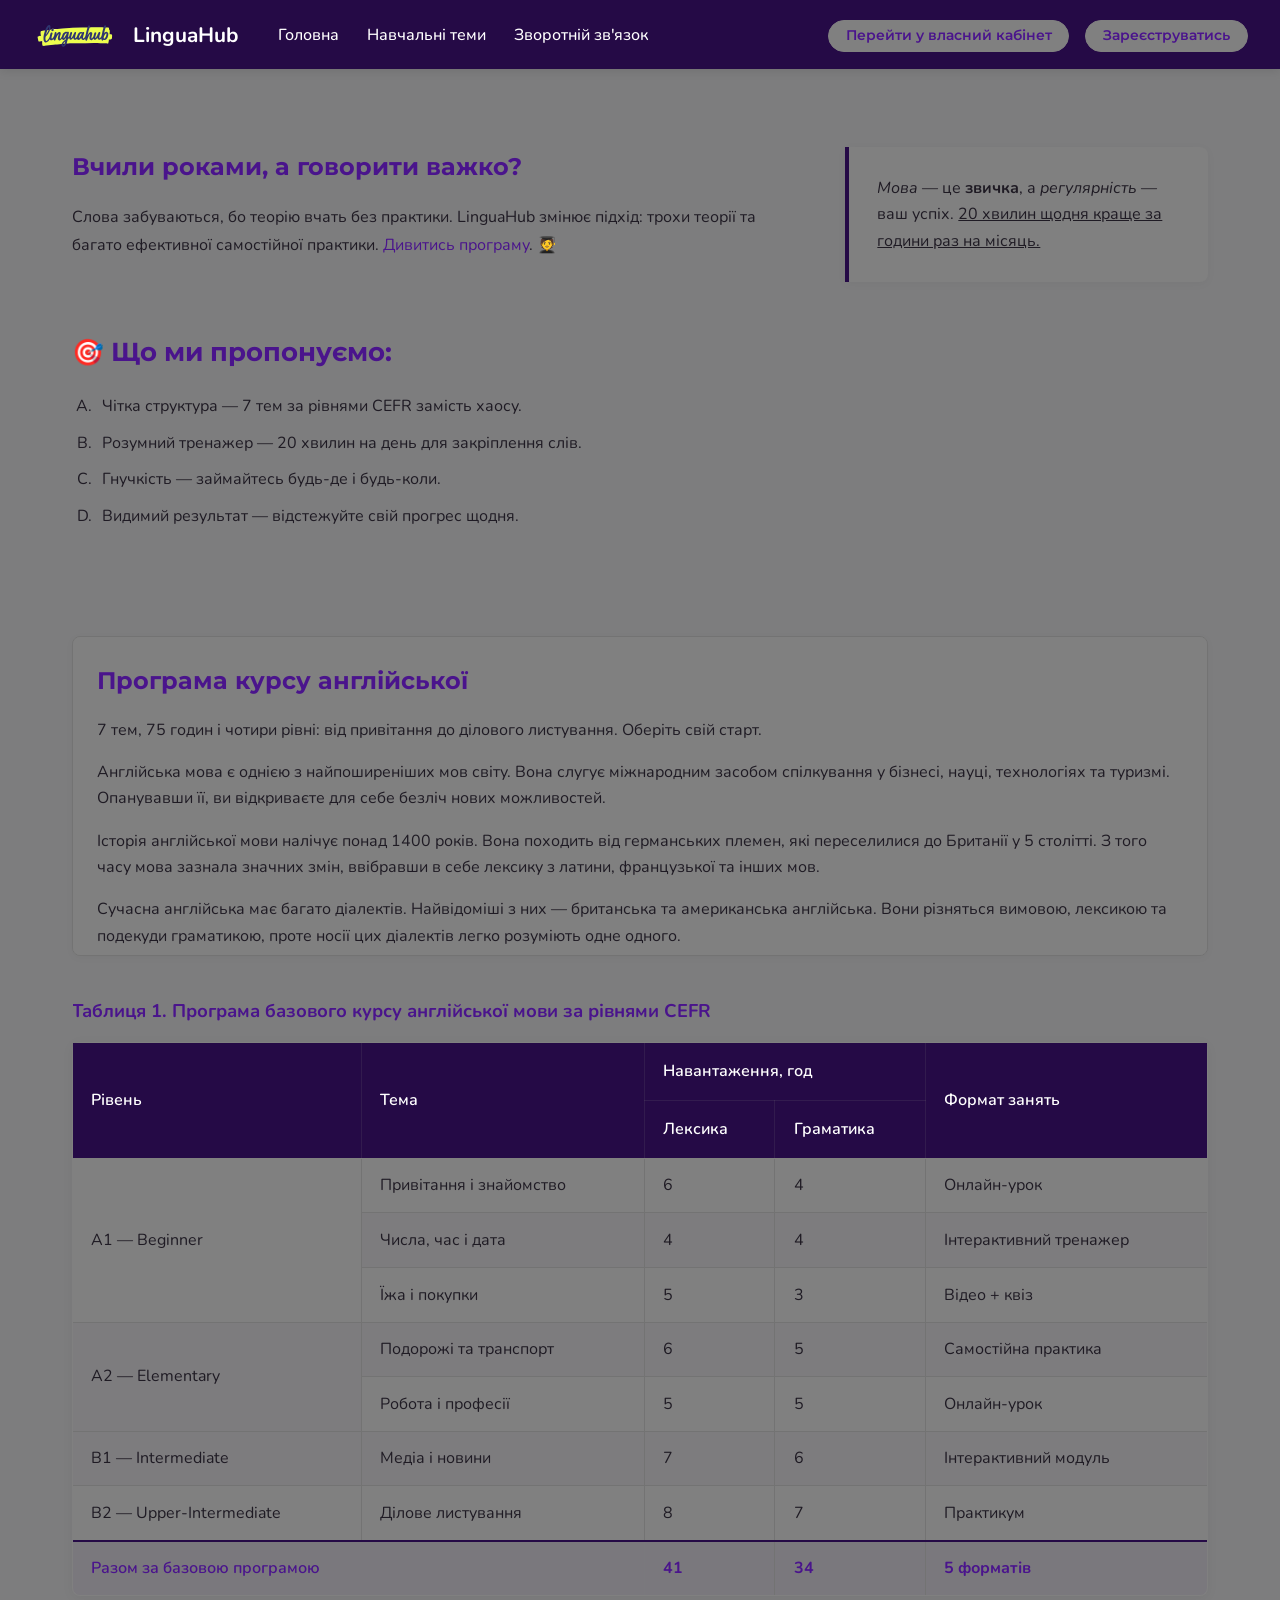
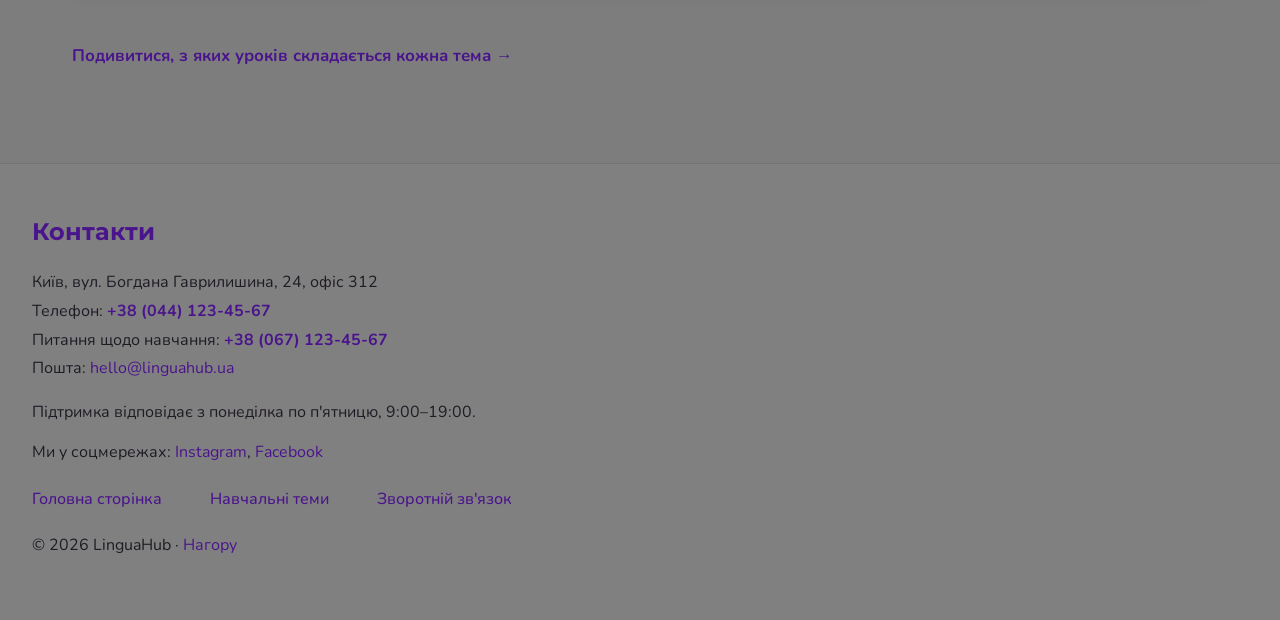
<file: index.html>
<!doctype html>
<html lang="uk">
  <head>
    <meta charset="UTF-8" />
    <meta
      name="viewport"
      content="width=device-width, initial-scale=1.0"
    />
    <meta
      name="description"
      content="LinguaHub — портал для самостійного вивчення англійської. Курс за рівнями A1–B2, зручний тренажер, перший тиждень безкоштовно."
    />
    <meta
      name="keywords"
      content="англійська онлайн, курси англійської, розмовний клуб, рівні A1 B2, вивчення іноземних мов"
    />
    <meta name="author" content="Валерія Назаренко" />
    <title>LinguaHub — англійська, якою ви справді говорите</title>
    <link rel="preconnect" href="https://fonts.googleapis.com" />
    <link rel="preconnect" href="https://fonts.gstatic.com" crossorigin />
    <link href="https://fonts.googleapis.com/css2?family=Montserrat:ital,wght@0,400;0,700;1,700&amp;family=Nunito:wght@400;700&amp;display=swap" rel="stylesheet" />
    <link rel="stylesheet" href="css/common.css" />
    <link rel="stylesheet" href="css/index.css" />
    <noscript><link rel="stylesheet" href="css/no-script.css" /></noscript>
    <script src="js/navigation.js" defer></script>
  </head>
  <body>
    <header class="site-header" id="top">
      <a href="index.html">
        <img src="img/logo.svg" alt="LinguaHub Logo" height="42" />
      </a>
      <p><b>LinguaHub</b></p>

      <button type="button" class="menu-toggle" aria-controls="header-menu" aria-expanded="false" aria-label="Відкрити меню">
        <span class="menu-toggle-icon" aria-hidden="true"></span>
      </button>
      <div class="header-menu" id="header-menu" hidden>
        <nav aria-label="Головне меню сайту">
          <ul>
            <li><a href="index.html">Головна</a></li>
            <li><a href="topics.html">Навчальні теми</a></li>
            <li><a href="feedback.html">Зворотній зв'язок</a></li>
          </ul>
        </nav>

        <div class="header-actions">
          <button type="button" class="btn">
            <span class="header-action-full">Перейти у власний кабінет</span>
            <span class="header-action-short">Кабінет</span>
          </button>
          <button type="button" class="btn">
            <span class="header-action-full">Зареєструватись</span>
            <span class="header-action-short">Реєстрація</span>
          </button>
        </div>
      </div>
    </header>

    <hr />

    <main class="container">
      <section id="goal">
        <article>
          <h2>Вчили роками, а говорити важко?</h2>
          <p class="goal-text">
            Слова забуваються, бо теорію вчать без практики. LinguaHub
            змінює підхід: трохи теорії та багато ефективної
            самостійної практики. <a href="#program">Дивитись програму</a>.
          </p>

          <h2 class="goal-subheading">Що ми пропонуємо:</h2>
          <ol type="A">
            <li>
              Чітка структура — 7 тем за рівнями CEFR замість хаосу.
            </li>
            <li>
              Розумний тренажер — 20 хвилин на день для закріплення
              слів.
            </li>
            <li>Гнучкість — займайтесь будь-де і будь-коли.</li>
            <li>
              Видимий результат — відстежуйте свій прогрес щодня.
            </li>
          </ol>
        </article>

        <aside>
          <p>
            <span
              ><i>Мова</i> — це <b>звичка</b>, а
              <em>регулярність</em> — ваш успіх.
              <u
                >20 хвилин щодня краще за години раз на місяць.</u
              ></span
            >
          </p>
        </aside>
      </section>

      <section id="program" class="lang-info">
        <div class="lang-about">
          <h2>Програма курсу англійської</h2>
          <p>
            7 тем, 75 годин і чотири рівні: від привітання до ділового
            листування. Оберіть свій старт.
          </p>
          <p>
            Англійська мова є однією з найпоширеніших мов світу. Вона слугує
            міжнародним засобом спілкування у бізнесі, науці, технологіях та
            туризмі. Опанувавши її, ви відкриваєте для себе безліч нових
            можливостей.
          </p>
          <p>
            Історія англійської мови налічує понад 1400 років. Вона походить від
            германських племен, які переселилися до Британії у 5 столітті. З того
            часу мова зазнала значних змін, ввібравши в себе лексику з латини,
            французької та інших мов.
          </p>
          <p>
            Сучасна англійська має багато діалектів. Найвідоміші з них —
            британська та американська англійська. Вони різняться вимовою,
            лексикою та подекуди граматикою, проте носії цих діалектів легко
            розуміють одне одного.
          </p>
          <p>
            Вивчення мови вимагає часу та практики. Важливо не лише вчити
            граматичні правила, а й читати книги, дивитися фільми та спілкуватися
            з носіями мови. Це допоможе вам краще відчути ритм та мелодику мови.
          </p>
          <p>
            Сьогодні англійська є офіційною мовою у понад 50 країнах. Вона
            домінує в Інтернеті: більшість веб-сайтів створені саме цією мовою.
            Тому знання англійської — це ключ до глобального інформаційного
            простору.
          </p>
          <p>
            Наш портал пропонує ефективні методики навчання. Ми поєднуємо
            традиційні підходи з новітніми технологіями, щоб процес навчання був
            максимально комфортним та результативним для кожного студента
            незалежно від його початкового рівня підготовки.
          </p>
        </div>

        <table border="1">
          <caption>
            Таблиця 1. Програма базового курсу англійської мови за
            рівнями CEFR
          </caption>
          <thead>
            <tr>
              <th rowspan="2">Рівень</th>
              <th rowspan="2">Тема</th>
              <th colspan="2">Навантаження, год</th>
              <th rowspan="2">Формат занять</th>
            </tr>
            <tr>
              <th>Лексика</th>
              <th>Граматика</th>
            </tr>
          </thead>
          <tbody>
            <tr>
              <td rowspan="3">A1 — Beginner</td>
              <td>Привітання і знайомство</td>
              <td>6</td>
              <td>4</td>
              <td>Онлайн-урок</td>
            </tr>
            <tr>
              <td>Числа, час і дата</td>
              <td>4</td>
              <td>4</td>
              <td>Інтерактивний тренажер</td>
            </tr>
            <tr>
              <td>Їжа і покупки</td>
              <td>5</td>
              <td>3</td>
              <td>Відео + квіз</td>
            </tr>
            <tr>
              <td rowspan="2">A2 — Elementary</td>
              <td>Подорожі та транспорт</td>
              <td>6</td>
              <td>5</td>
              <td>Самостійна практика</td>
            </tr>
            <tr>
              <td>Робота і професії</td>
              <td>5</td>
              <td>5</td>
              <td>Онлайн-урок</td>
            </tr>
            <tr>
              <td>B1 — Intermediate</td>
              <td>Медіа і новини</td>
              <td>7</td>
              <td>6</td>
              <td>Інтерактивний модуль</td>
            </tr>
            <tr>
              <td>B2 — Upper-Intermediate</td>
              <td>Ділове листування</td>
              <td>8</td>
              <td>7</td>
              <td>Практикум</td>
            </tr>
          </tbody>
          <tfoot>
            <tr>
              <th colspan="2">Разом за базовою програмою</th>
              <td>41</td>
              <td>34</td>
              <td>5 форматів</td>
            </tr>
          </tfoot>
        </table>

        <p>
          <a href="topics.html"
            >Подивитися, з яких уроків складається кожна тема →</a
          >
        </p>
      </section>
    </main>

    <footer id="contacts">
      <h2>Контакти</h2>
      <address>
        Київ, вул. Богдана Гаврилишина, 24, офіс 312<br />
        Телефон: <a href="tel:+380441234567">+38 (044) 123-45-67</a
        ><br />
        Питання щодо навчання:
        <a href="tel:+380671234567">+38 (067) 123-45-67</a><br />
        Пошта:
        <a href="mailto:hello@linguahub.ua">hello@linguahub.ua</a>
      </address>
      <p>Підтримка відповідає з понеділка по п'ятницю, 9:00–19:00.</p>

      <p>Ми у соцмережах:
        <a href="https://www.instagram.com/" target="_blank">Instagram</a>,
        <a href="https://www.facebook.com/" target="_blank">Facebook</a>
      </p>

      <nav aria-label="Навігація у підвалі">
        <ul>
          <li><a href="index.html">Головна сторінка</a></li>
          <li><a href="topics.html">Навчальні теми</a></li>
          <li><a href="feedback.html">Зворотній зв'язок</a></li>
        </ul>
      </nav>

      <p>© 2026 LinguaHub · <a href="#top">Нагору</a></p>
    </footer>

    <dialog id="rules-dialog" class="rules-dialog" aria-labelledby="rules-title">
      <h2 id="rules-title">Золоті правила навчання</h2>
      <ol>
        <li>Краще 20 хвилин щодня, ніж три години раз на тиждень.</li>
        <li>Вчіть слова у фразах і прикладах, а не окремими списками.</li>
        <li>Говоріть уголос із першого дня, навіть самі з собою.</li>
        <li>Помилка є кроком уперед, а не провалом.</li>
        <li>Повторюйте вивчене через 1, 3 і 7 днів, щоб воно не забулося.</li>
        <li>Оточіть себе мовою: фільми, подкасти й пісні англійською.</li>
      </ol>
      <form method="dialog">
        <button type="submit" class="btn">Зрозуміло, до навчання!</button>
      </form>
    </dialog>

    <script src="js/index.js"></script>
  </body>
</html>
</file>
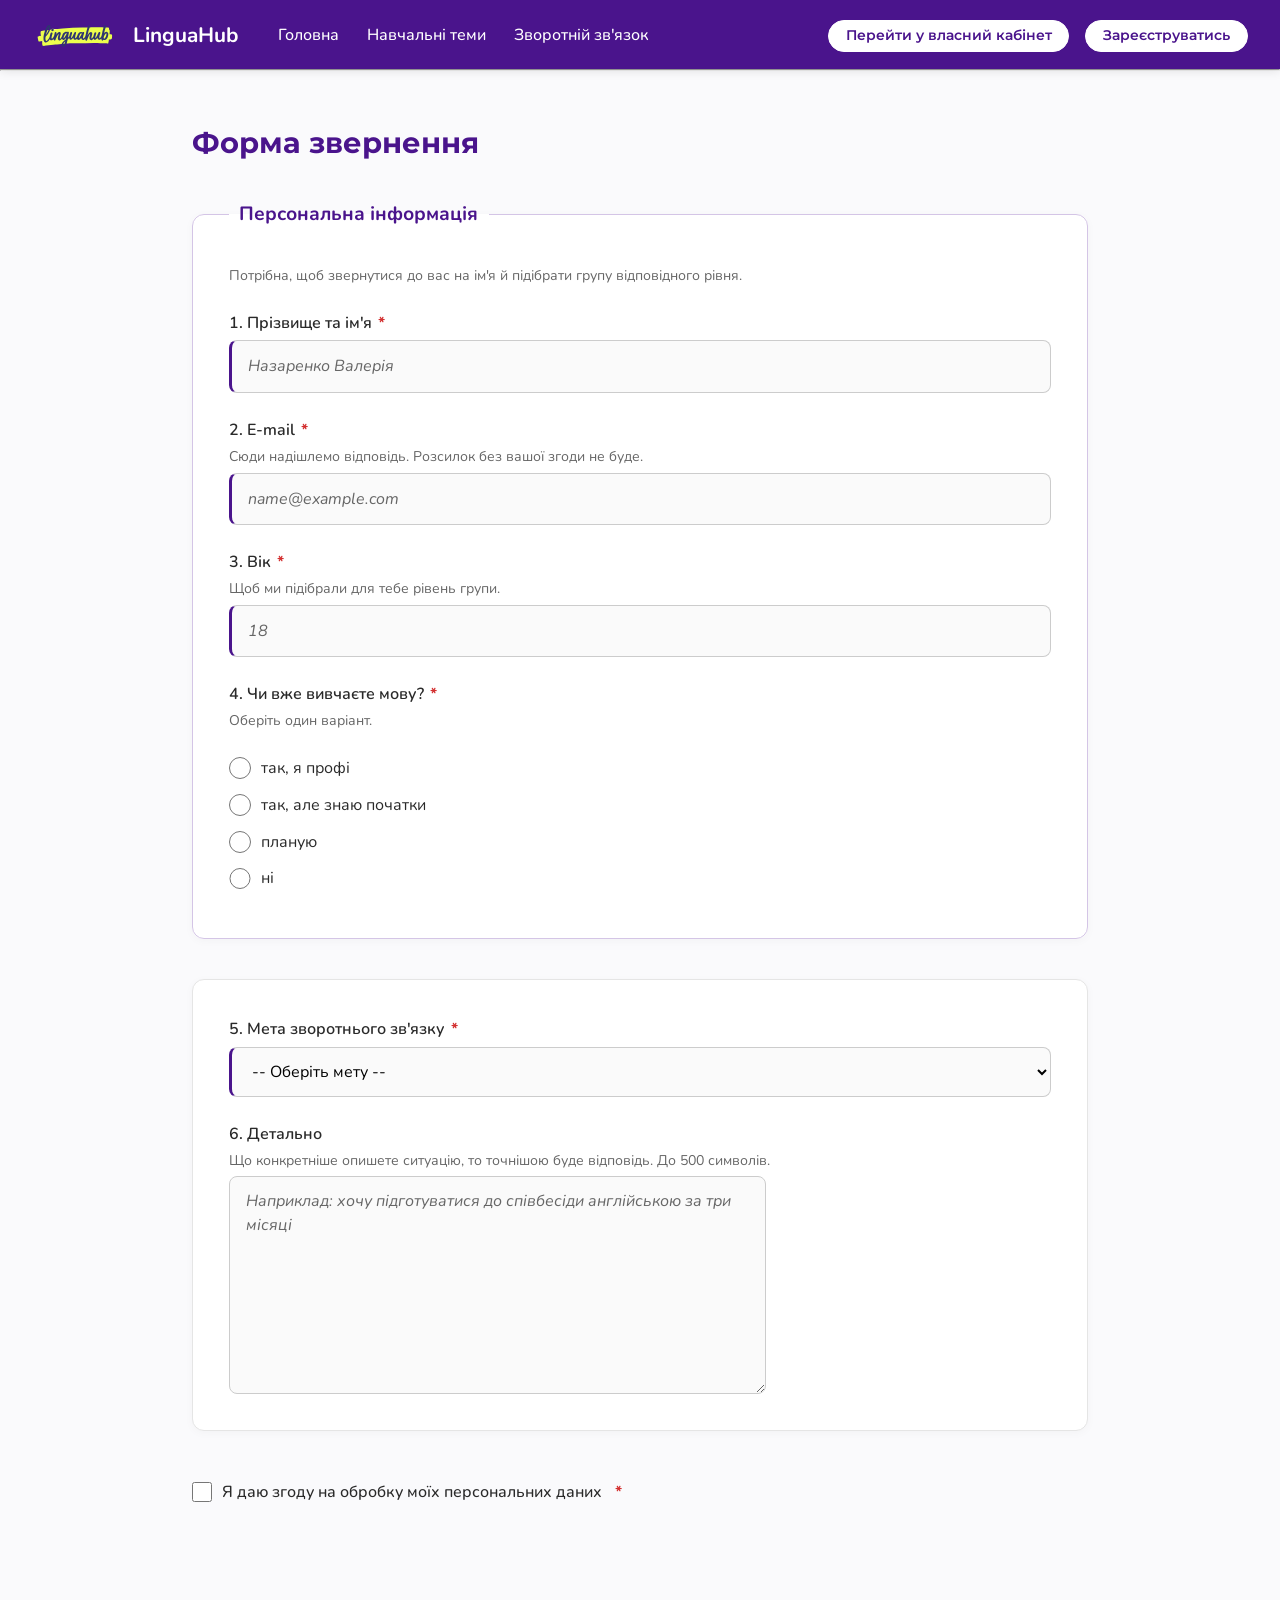
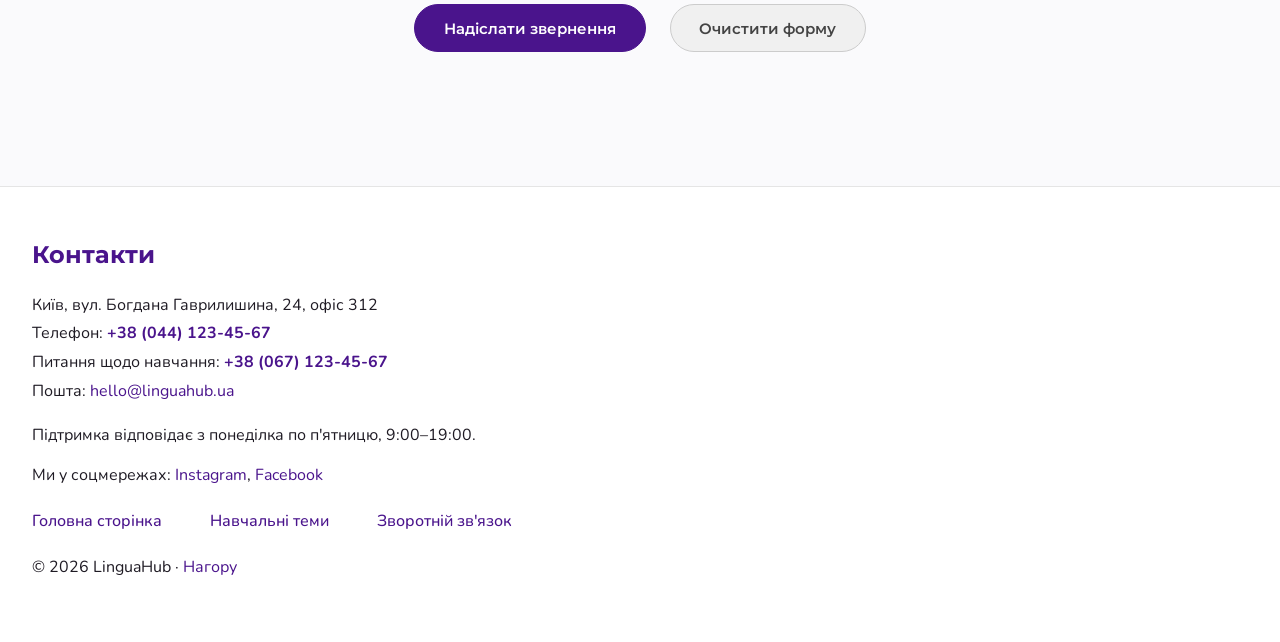
<file: feedback.html>
<!doctype html>
<html lang="uk">
  <head>
    <meta charset="UTF-8" />
    <meta
      name="viewport"
      content="width=device-width, initial-scale=1.0"
    />
    <meta
      name="description"
      content="Форма зворотного зв'язку LinguaHub: підбір рівня, співпраця, пропозиція чи повідомлення про помилку."
    />
    <title>Зворотній зв'язок — LinguaHub</title>
    <link rel="preconnect" href="https://fonts.googleapis.com" />
    <link rel="preconnect" href="https://fonts.gstatic.com" crossorigin />
    <link href="https://fonts.googleapis.com/css2?family=Montserrat:ital,wght@0,400;0,700;1,700&amp;family=Nunito:wght@400;700&amp;display=swap" rel="stylesheet" />
    <link rel="stylesheet" href="css/common.css" />
    <link rel="stylesheet" href="css/feedback.css" />
    <noscript><link rel="stylesheet" href="css/no-script.css" /></noscript>
    <script src="js/navigation.js" defer></script>
  </head>
  <body>
    <header class="site-header" id="top">
      <a href="index.html">
        <img src="img/logo.svg" alt="LinguaHub Logo" height="42" />
      </a>
      <p><b>LinguaHub</b></p>

      <button type="button" class="menu-toggle" aria-controls="header-menu" aria-expanded="false" aria-label="Відкрити меню">
        <span class="menu-toggle-icon" aria-hidden="true"></span>
      </button>
      <div class="header-menu" id="header-menu" hidden>
        <nav aria-label="Головне меню сайту">
          <ul>
            <li><a href="index.html">Головна</a></li>
            <li><a href="topics.html">Навчальні теми</a></li>
            <li><a href="feedback.html">Зворотній зв'язок</a></li>
          </ul>
        </nav>

        <div class="header-actions">
          <button type="button" class="btn">
            <span class="header-action-full">Перейти у власний кабінет</span>
            <span class="header-action-short">Кабінет</span>
          </button>
          <button type="button" class="btn">
            <span class="header-action-full">Зареєструватись</span>
            <span class="header-action-short">Реєстрація</span>
          </button>
        </div>
      </div>
    </header>

    <hr />

    <main>
      <section id="form">
        <h2>Форма звернення</h2>

        <form action="#" method="post" class="feedback-form">
          <fieldset>
            <legend>Персональна інформація</legend>
            <p>
              <small
                >Потрібна, щоб звернутися до вас на ім'я й підібрати
                групу відповідного рівня.</small
              >
            </p>

            <p>
              <label for="fullname">1. Прізвище та ім'я <span class="required">*</span></label
              ><br />
              <input
                type="text"
                id="fullname"
                name="fullname"
                size="40"
                maxlength="100"
                placeholder="Назаренко Валерія"
                required
              />
            </p>

            <p>
              <label for="email">2. E-mail <span class="required">*</span></label><br />
              <small
                >Сюди надішлемо відповідь. Розсилок без вашої згоди не
                буде.</small
              ><br />
              <input
                type="email"
                id="email"
                name="email"
                size="40"
                placeholder="name@example.com"
                required
              />
            </p>

            <p>
              <label for="age">3. Вік <span class="required">*</span></label><br />
              <small
                >Щоб ми підібрали для тебе рівень групи.</small
              ><br />
              <input
                type="number"
                id="age"
                name="age"
                min="6"
                max="100"
                step="1"
                placeholder="18"
                required
              />
            </p>

            <p>
              <span class="label-title">4. Чи вже вивчаєте мову? <span class="required">*</span></span
              ><br />
              <small
                >Оберіть один варіант.</small
              >
            </p>
            <p>
              <label
                ><input
                  type="radio"
                  name="level"
                  value="pro"
                  required
                />
                так, я профі</label
              ><br />
              <label
                ><input type="radio" name="level" value="basic" />
                так, але знаю початки</label
              ><br />
              <label
                ><input type="radio" name="level" value="planning" />
                планую</label
              ><br />
              <label
                ><input type="radio" name="level" value="no" />
                ні</label
              >
            </p>
          </fieldset>

          <div class="details">
            <p>
              <label for="purpose">5. Мета зворотнього зв'язку <span class="required">*</span></label
              ><br />
              <select id="purpose" name="purpose" required>
                <option value="" selected disabled>
                  -- Оберіть мету --
                </option>
                <option value="cooperation">співпраця</option>
                <option value="complaint">
                  скарга на неякісний контент
                </option>
                <option value="offer">пропозиція</option>
                <option value="bug">наявність помилки</option>
              </select>
            </p>

            <p>
              <label for="details">6. Детально</label><br />
              <small
                >Що конкретніше опишете ситуацію, то точнішою буде
                відповідь. До 500 символів.</small
              ><br />
              <span class="details-field">
                <textarea
                  id="details"
                  onmouseenter="this.closest('.details-field').classList.add(HOVERED_CLASS)"
                  name="details"
                  rows="8"
                  cols="60"
                  maxlength="500"
                  placeholder="Наприклад: хочу підготуватися до співбесіди англійською за три місяці"
                ></textarea>
                <span class="tooltip">
                  Ваша думка для нас важлива! Конкретизуйте мету звернення, будь ласка.
                </span>
              </span>
            </p>
          </div>

          <div class="agreement">
            <p>
              <label>
                <input
                  type="checkbox"
                  name="agreement"
                  value="yes"
                  required
                />
                Я даю згоду на обробку моїх персональних даних <span class="required">*</span>
              </label>
            </p>
          </div>

          <p>
            <button type="submit" class="btn btn-submit">Надіслати звернення</button>
            <button type="reset">Очистити форму</button>
          </p>
        </form>
      </section>
    </main>

    <footer id="contacts">
      <h2>Контакти</h2>
      <address>
        Київ, вул. Богдана Гаврилишина, 24, офіс 312<br />
        Телефон: <a href="tel:+380441234567">+38 (044) 123-45-67</a
        ><br />
        Питання щодо навчання:
        <a href="tel:+380671234567">+38 (067) 123-45-67</a><br />
        Пошта:
        <a href="mailto:hello@linguahub.ua">hello@linguahub.ua</a>
      </address>
      <p>Підтримка відповідає з понеділка по п'ятницю, 9:00–19:00.</p>

      <p>Ми у соцмережах:
        <a href="https://www.instagram.com/" target="_blank">Instagram</a>,
        <a href="https://www.facebook.com/" target="_blank">Facebook</a>
      </p>

      <nav aria-label="Навігація у підвалі">
        <ul>
          <li><a href="index.html">Головна сторінка</a></li>
          <li><a href="topics.html">Навчальні теми</a></li>
          <li><a href="feedback.html">Зворотній зв'язок</a></li>
        </ul>
      </nav>

      <p>© 2026 LinguaHub · <a href="#top">Нагору</a></p>
    </footer>
    <script src="js/feedback-page.js"></script>
  </body>
</html>
</file>
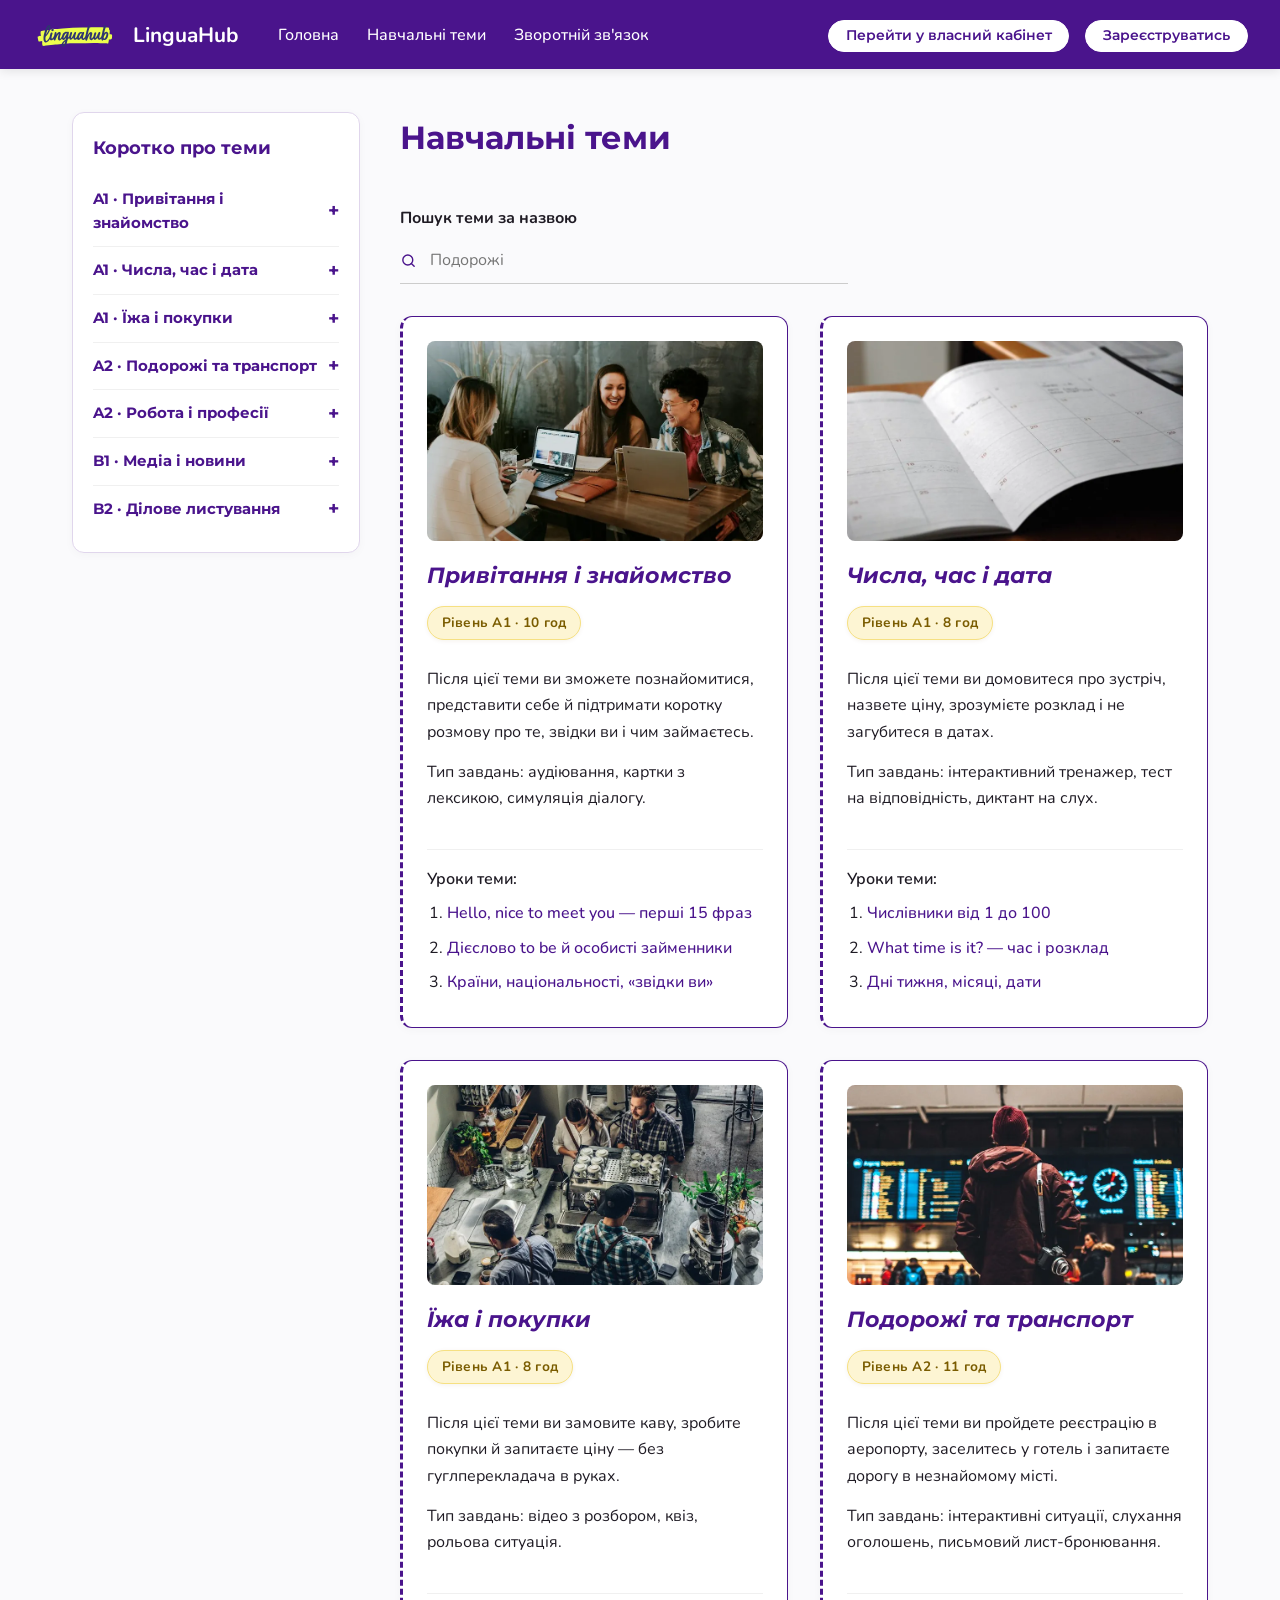
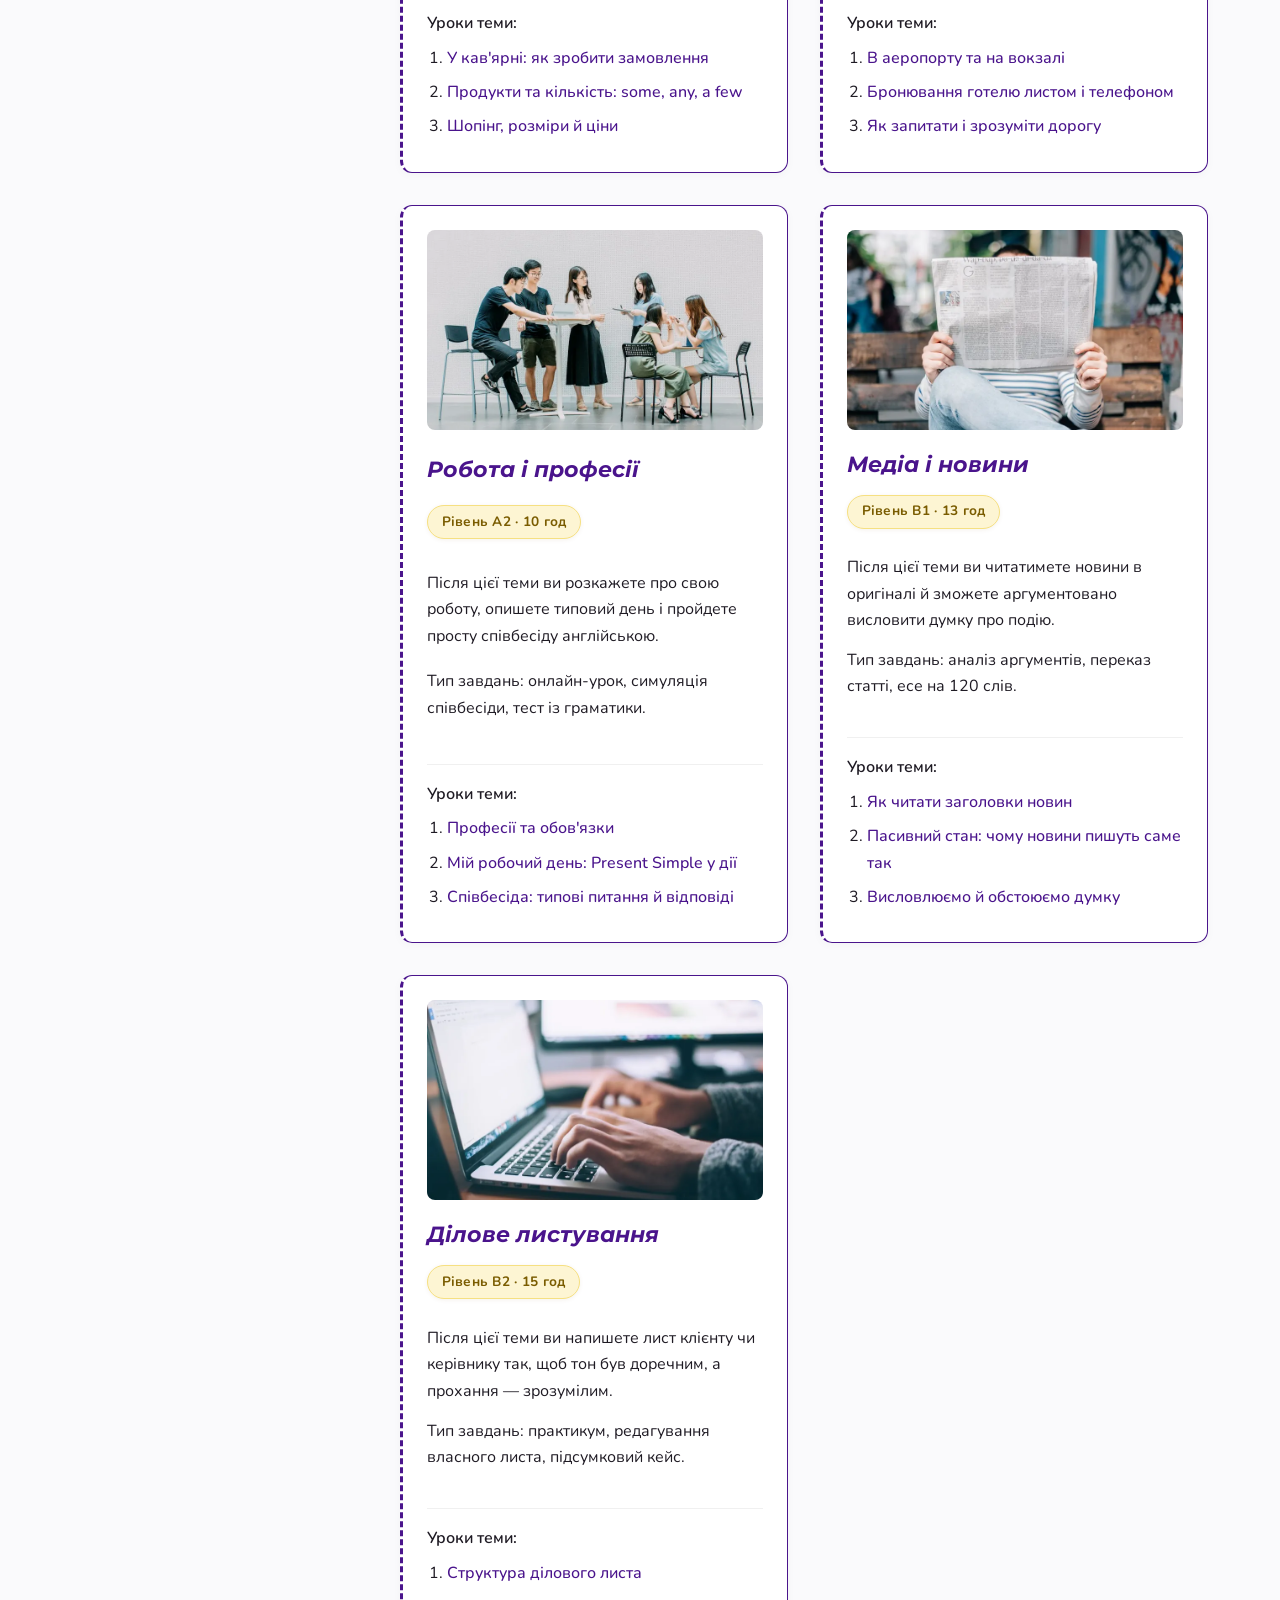
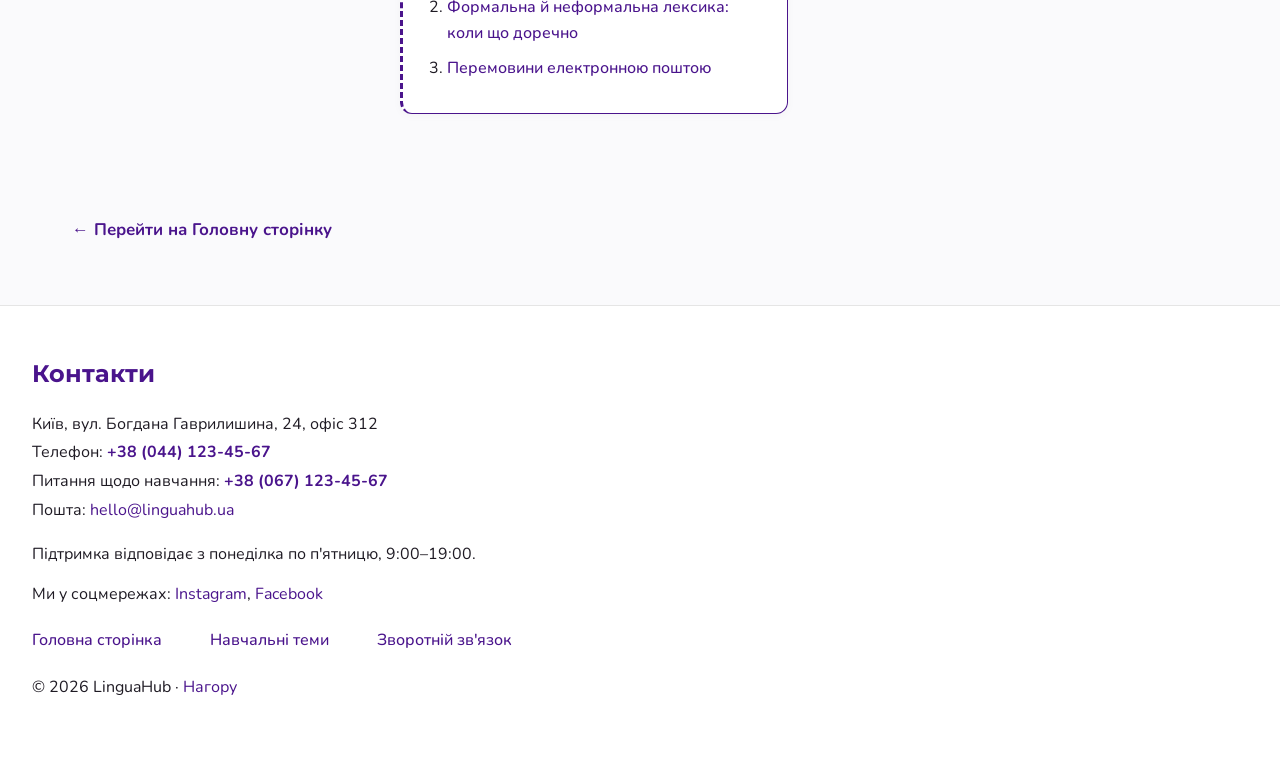
<file: topics.html>
<!doctype html>
<html lang="uk">
  <head>
    <meta charset="UTF-8" />
    <meta
      name="viewport"
      content="width=device-width, initial-scale=1.0"
    />
    <meta
      name="description"
      content="Навчальні теми LinguaHub: 7 тем курсу англійської від A1 до B2 — уроки, формати занять і результат кожної теми."
    />
    <title>Навчальні теми — LinguaHub</title>
    <link rel="preconnect" href="https://fonts.googleapis.com" />
    <link rel="preconnect" href="https://fonts.gstatic.com" crossorigin />
    <link href="https://fonts.googleapis.com/css2?family=Montserrat:ital,wght@0,400;0,700;1,700&amp;family=Nunito:wght@400;700&amp;display=swap" rel="stylesheet" />
    <link rel="stylesheet" href="css/common.css" />
    <link rel="stylesheet" href="css/topics.css" />
    <noscript><link rel="stylesheet" href="css/no-script.css" /></noscript>
    <script src="js/navigation.js" defer></script>
  </head>
  <body>
    <header class="site-header" id="top">
      <a href="index.html">
        <img src="img/logo.svg" alt="LinguaHub Logo" height="42" />
      </a>
      <p><b>LinguaHub</b></p>

      <button type="button" class="menu-toggle" aria-controls="header-menu" aria-expanded="false" aria-label="Відкрити меню">
        <span class="menu-toggle-icon" aria-hidden="true"></span>
      </button>
      <div class="header-menu" id="header-menu" hidden>
        <nav aria-label="Головне меню сайту">
          <ul>
            <li><a href="index.html">Головна</a></li>
            <li><a href="topics.html">Навчальні теми</a></li>
            <li><a href="feedback.html">Зворотній зв'язок</a></li>
          </ul>
        </nav>

        <div class="header-actions">
          <button type="button" class="btn">
            <span class="header-action-full">Перейти у власний кабінет</span>
            <span class="header-action-short">Кабінет</span>
          </button>
          <button type="button" class="btn">
            <span class="header-action-full">Зареєструватись</span>
            <span class="header-action-short">Реєстрація</span>
          </button>
        </div>
      </div>
    </header>

    <hr />

    <main class="container">
      <div class="topics-layout">
        <aside class="topics-accordion" aria-label="Короткий опис навчальних тем">
          <h2>Коротко про теми</h2>

          <div class="accordion-item">
            <button type="button" class="accordion-trigger">A1 · Привітання і знайомство</button>
            <div class="accordion-panel">
              <div>
                <p>Перші фрази, дієслово to be і коротка розповідь про себе та свою країну.</p>
              </div>
            </div>
          </div>

          <div class="accordion-item">
            <button type="button" class="accordion-trigger">A1 · Числа, час і дата</button>
            <div class="accordion-panel">
              <div>
                <p>Числівники, час за годинником, дати й домовленість про зустріч.</p>
              </div>
            </div>
          </div>

          <div class="accordion-item">
            <button type="button" class="accordion-trigger">A1 · Їжа і покупки</button>
            <div class="accordion-panel">
              <div>
                <p>Замовлення в кав'ярні, some та any, ціни й розміри в магазині.</p>
              </div>
            </div>
          </div>

          <div class="accordion-item">
            <button type="button" class="accordion-trigger">A2 · Подорожі та транспорт</button>
            <div class="accordion-panel">
              <div>
                <p>Аеропорт і вокзал, бронювання готелю, як запитати дорогу.</p>
              </div>
            </div>
          </div>

          <div class="accordion-item">
            <button type="button" class="accordion-trigger">A2 · Робота і професії</button>
            <div class="accordion-panel">
              <div>
                <p>Обов'язки, робочий день у Present Simple і перша співбесіда.</p>
              </div>
            </div>
          </div>

          <div class="accordion-item">
            <button type="button" class="accordion-trigger">B1 · Медіа і новини</button>
            <div class="accordion-panel">
              <div>
                <p>Заголовки новин, пасивний стан і аргументована власна думка.</p>
              </div>
            </div>
          </div>

          <div class="accordion-item">
            <button type="button" class="accordion-trigger">B2 · Ділове листування</button>
            <div class="accordion-panel">
              <div>
                <p>Структура ділового листа, доречний тон і перемовини поштою.</p>
              </div>
            </div>
          </div>
        </aside>

        <div class="topics-content">
          <h1>Навчальні теми</h1>

          <div class="topic-search">
            <label for="topic-search-input">Пошук теми за назвою</label>
            <span class="search-field">
              <input
                type="search"
                id="topic-search-input"
                placeholder="Подорожі"
                autocomplete="off"
              />
            </span>
          </div>

          <div class="topics-list">
            <article class="topic-card">
              <img
                src="img/greeting.webp"
                loading="lazy"
                decoding="async"
                alt="Троє студентів знайомляться й спілкуються англійською"
                width="400"
                height="267"
              />
              <h2>Привітання і знайомство</h2>
              <p><small>Рівень A1 · 10 год</small></p>
              <p>
                Після цієї теми ви зможете познайомитися, представити себе й
                підтримати коротку розмову про те, звідки ви і чим
                займаєтесь.
              </p>
              <p>Тип завдань: аудіювання, картки з лексикою, симуляція діалогу.</p>
              <div class="lessons">
                <p>Уроки теми:</p>
                <ol>
                  <li><a href="#l1">Hello, nice to meet you — перші 15 фраз</a></li>
                  <li><a href="#l2">Дієслово to be й особисті займенники</a></li>
                  <li><a href="#l3">Країни, національності, «звідки ви»</a></li>
                </ol>
              </div>
            </article>

            <article class="topic-card">
              <img
                src="img/planner.webp"
                loading="lazy"
                decoding="async"
                alt="Відкритий місячний планер із датами на дерев'яному столі"
                width="400"
                height="267"
              />
              <h2>Числа, час і дата</h2>
              <p><small>Рівень A1 · 8 год</small></p>
              <p>
                Після цієї теми ви домовитеся про зустріч, назвете ціну,
                зрозумієте розклад і не загубитеся в датах.
              </p>
              <p>Тип завдань: інтерактивний тренажер, тест на відповідність, диктант на слух.</p>
              <div class="lessons">
                <p>Уроки теми:</p>
                <ol>
                  <li><a href="#l4">Числівники від 1 до 100</a></li>
                  <li><a href="#l5">What time is it? — час і розклад</a></li>
                  <li><a href="#l6">Дні тижня, місяці, дати</a></li>
                </ol>
              </div>
            </article>

            <article class="topic-card">
              <img
                src="img/food.webp"
                loading="lazy"
                decoding="async"
                alt="Відвідувач робить замовлення на касі в кав'ярні"
                width="400"
                height="267"
              />
              <h2>Їжа і покупки</h2>
              <p><small>Рівень A1 · 8 год</small></p>
              <p>
                Після цієї теми ви замовите каву, зробите покупки й
                запитаєте ціну — без гуглперекладача в руках.
              </p>
              <p>Тип завдань: відео з розбором, квіз, рольова ситуація.</p>
              <div class="lessons">
                <p>Уроки теми:</p>
                <ol>
                  <li><a href="#l7">У кав'ярні: як зробити замовлення</a></li>
                  <li><a href="#l8">Продукти та кількість: some, any, a few</a></li>
                  <li><a href="#l9">Шопінг, розміри й ціни</a></li>
                </ol>
              </div>
            </article>

            <article class="topic-card">
              <img
                src="img/travel.webp"
                loading="lazy"
                decoding="async"
                alt="Пасажир вивчає табло вильотів в аеропорту"
                width="400"
                height="267"
              />
              <h2>Подорожі та транспорт</h2>
              <p><small>Рівень A2 · 11 год</small></p>
              <p>
                Після цієї теми ви пройдете реєстрацію в аеропорту,
                заселитесь у готель і запитаєте дорогу в незнайомому місті.
              </p>
              <p>Тип завдань: інтерактивні ситуації, слухання оголошень, письмовий лист-бронювання.</p>
              <div class="lessons">
                <p>Уроки теми:</p>
                <ol>
                  <li><a href="#l10">В аеропорту та на вокзалі</a></li>
                  <li><a href="#l11">Бронювання готелю листом і телефоном</a></li>
                  <li><a href="#l12">Як запитати і зрозуміти дорогу</a></li>
                </ol>
              </div>
            </article>

            <article class="topic-card">
              <img
                src="img/work.webp"
                loading="lazy"
                decoding="async"
                alt="Команда колег обговорює робочі питання в офісі"
                width="400"
                height="267"
              />
              <h2>Робота і професії</h2>
              <p><small>Рівень A2 · 10 год</small></p>
              <p>
                Після цієї теми ви розкажете про свою роботу, опишете
                типовий день і пройдете просту співбесіду англійською.
              </p>
              <p>Тип завдань: онлайн-урок, симуляція співбесіди, тест із граматики.</p>
              <div class="lessons">
                <p>Уроки теми:</p>
                <ol>
                  <li><a href="#l13">Професії та обов'язки</a></li>
                  <li><a href="#l14">Мій робочий день: Present Simple у дії</a></li>
                  <li><a href="#l15">Співбесіда: типові питання й відповіді</a></li>
                </ol>
              </div>
            </article>

            <article class="topic-card">
              <img
                src="img/media.webp"
                loading="lazy"
                decoding="async"
                alt="Чоловік читає газету на лавці"
                width="400"
                height="267"
              />
              <h2>Медіа і новини</h2>
              <p><small>Рівень B1 · 13 год</small></p>
              <p>
                Після цієї теми ви читатимете новини в оригіналі й зможете
                аргументовано висловити думку про подію.
              </p>
              <p>Тип завдань: аналіз аргументів, переказ статті, есе на 120 слів.</p>
              <div class="lessons">
                <p>Уроки теми:</p>
                <ol>
                  <li><a href="#l16">Як читати заголовки новин</a></li>
                  <li><a href="#l17">Пасивний стан: чому новини пишуть саме так</a></li>
                  <li><a href="#l18">Висловлюємо й обстоюємо думку</a></li>
                </ol>
              </div>
            </article>

            <article class="topic-card">
              <img
                src="img/business.webp"
                loading="lazy"
                decoding="async"
                alt="Людина пише діловий лист за ноутбуком"
                width="400"
                height="267"
              />
              <h2>Ділове листування</h2>
              <p><small>Рівень B2 · 15 год</small></p>
              <p>
                Після цієї теми ви напишете лист клієнту чи керівнику так,
                щоб тон був доречним, а прохання — зрозумілим.
              </p>
              <p>Тип завдань: практикум, редагування власного листа, підсумковий кейс.</p>
              <div class="lessons">
                <p>Уроки теми:</p>
                <ol>
                  <li><a href="#l19">Структура ділового листа</a></li>
                  <li><a href="#l20">Формальна й неформальна лексика: коли що доречно</a></li>
                  <li><a href="#l21">Перемовини електронною поштою</a></li>
                </ol>
              </div>
            </article>
          </div>
        </div>
      </div>

      <p class="back-link">
        <a href="index.html">&larr; Перейти на Головну сторінку</a>
      </p>
    </main>

    <footer id="contacts">
      <h2>Контакти</h2>
      <address>
        Київ, вул. Богдана Гаврилишина, 24, офіс 312<br />
        Телефон: <a href="tel:+380441234567">+38 (044) 123-45-67</a
        ><br />
        Питання щодо навчання:
        <a href="tel:+380671234567">+38 (067) 123-45-67</a><br />
        Пошта:
        <a href="mailto:hello@linguahub.ua">hello@linguahub.ua</a>
      </address>
      <p>Підтримка відповідає з понеділка по п'ятницю, 9:00–19:00.</p>

      <p>Ми у соцмережах:
        <a href="https://www.instagram.com/" target="_blank">Instagram</a>,
        <a href="https://www.facebook.com/" target="_blank">Facebook</a>
      </p>

      <nav aria-label="Навігація у підвалі">
        <ul>
          <li><a href="index.html">Головна сторінка</a></li>
          <li><a href="topics.html">Навчальні теми</a></li>
          <li><a href="feedback.html">Зворотній зв'язок</a></li>
        </ul>
      </nav>

      <p>© 2026 LinguaHub · <a href="#top">Нагору</a></p>
    </footer>
    <script src="js/topics-page.js"></script>
  </body>
</html>
</file>
<file: css/common.css>
:root {
  --color-bg: #FAFAFC;
  --color-text: rgb(31, 27, 36);
  --color-accent: #4A148C;
  --color-lime: #E7FE55;
  --color-accent-soft: #f4eff9;
  --color-accent-border: #e0d6ec;
  --color-accent-focus: color-mix(in srgb, var(--color-accent) 15%, transparent);
  --color-accent-shadow: color-mix(in srgb, var(--color-accent) 25%, transparent);
  --color-surface: white;
  --color-line: #e5e5e5;
  --color-field-border: #ccc;
  --color-row-stripe: #f9f7fc;
  --color-row-hover: #f1ecf7;

  --night-shade: 0%;
  --surface-page: color-mix(in srgb, var(--color-bg), black var(--night-shade));
  --surface: color-mix(in srgb, var(--color-surface), black var(--night-shade));
  --surface-accent: color-mix(in srgb, var(--color-accent), black var(--night-shade));
  --surface-accent-soft: color-mix(in srgb, var(--color-accent-soft), black var(--night-shade));
  --surface-lime: color-mix(in srgb, var(--color-lime), black var(--night-shade));
  --surface-line: color-mix(in srgb, var(--color-line), black var(--night-shade));
  --surface-row-stripe: color-mix(in srgb, var(--color-row-stripe), black var(--night-shade));
  --surface-row-hover: color-mix(in srgb, var(--color-row-hover), black var(--night-shade));
  --font-heading: 'Montserrat', sans-serif;
  --font-body: 'Nunito', sans-serif;
}

* {
  box-sizing: border-box;
  margin: 0;
  padding: 0;
}

body {
  background-color: var(--surface-page);
  color: var(--color-text);
  font-family: var(--font-body);
  line-height: 1.65;
  overflow-wrap: anywhere;
}

html {
  -webkit-text-size-adjust: 100%;
  text-size-adjust: 100%;
}

img {
  display: block;
  max-width: 100%;
  height: auto;
}

button, input, select, textarea {
  font: inherit;
  min-width: 0;
  max-width: 100%;
}

button, input[type="radio"], input[type="checkbox"] {
  flex-shrink: 0;
}

fieldset, main, section, article, aside, .topics-content {
  min-width: 0;
}

:focus-visible {
  outline: 2px solid var(--color-accent);
  outline-offset: 3px;
}

::selection {
  background-color: var(--surface-lime);
  color: var(--color-accent);
}

h1, h2, h3, h4, h5, h6 {
  font-family: var(--font-heading);
  color: var(--color-accent);
  margin-bottom: 1rem;
}

p {
  margin-bottom: 0.85rem;
}

a {
  color: var(--color-accent);
  text-decoration: none;
}

a[href*="tel"] {
  font-weight: bold;
}

.site-header {
  top: 0;
  left: 0;
  width: 100%;
  z-index: 1000;
  background-color: var(--surface-accent);
  color: white;
  padding: 0.85rem 2rem;
  display: flow-root;
  box-shadow: 0 2px 0.625rem rgba(0, 0, 0, 0.1);
}

.site-header a {
  color: white;
}

.site-header img {
  float: left;
  height: 2.625rem;
  width: auto;
  margin-right: 0.85rem;
  border-radius: 4px;
}

.site-header p {
  float: left;
  margin: 0;
  line-height: 2.625rem;
  font-size: 1.3rem;
}

.site-header nav {
  float: left;
  margin-left: 2.5rem;
  line-height: 2.625rem;
}

nav > ul {
  list-style: none;
  margin: 0;
  padding: 0;
  display: inline-block;
}

nav > ul > li {
  display: inline-block;
  margin-right: 1.5rem;
}

nav > ul > li > a {
  font-weight: 500;
  transition: opacity 0.2s;
}

nav > ul > li > a:hover {
  opacity: 0.85;
}

.header-actions {
  float: right;
  line-height: 2.625rem;
}

.header-menu {
  display: contents;
}

.header-action-short {
  display: none;
}

.header-menu[hidden] {
  display: none;
}

.menu-toggle {
  display: none;
  align-items: center;
  justify-content: center;
  width: 2.75rem;
  height: 2.75rem;
  margin-left: auto;
  padding: 0.65rem;
  color: white;
  background: transparent;
  border: none;
  cursor: pointer;
}

.menu-toggle:focus-visible {
  outline-color: white;
}

.menu-toggle-icon,
.menu-toggle-icon::before,
.menu-toggle-icon::after {
  width: 1.25rem;
  height: 2px;
  background: currentColor;
}

.menu-toggle-icon {
  position: relative;
}

.menu-toggle-icon::before,
.menu-toggle-icon::after {
  content: "";
  position: absolute;
  left: 0;
  transition: transform 0.2s;
}

.menu-toggle-icon::before {
  transform: translateY(-0.4rem);
}

.menu-toggle-icon::after {
  transform: translateY(0.4rem);
}

.menu-toggle[aria-expanded="true"] .menu-toggle-icon {
  background: transparent;
}

.menu-toggle[aria-expanded="true"] .menu-toggle-icon::before {
  transform: rotate(45deg);
}

.menu-toggle[aria-expanded="true"] .menu-toggle-icon::after {
  transform: rotate(-45deg);
}

.btn {
  display: inline-block;
  padding: 0.55rem 1.4rem;
  background-color: var(--surface-accent);
  color: white;
  border: 1px solid var(--surface-accent);
  border-radius: 3.125rem;
  cursor: pointer;
  font-family: var(--font-heading);
  font-weight: 600;
  font-size: 0.95rem;
  vertical-align: middle;
  transition: background-color 0.3s, color 0.3s, border-color 0.3s;
}

.btn:hover {
  background-color: transparent;
  color: var(--color-accent);
  border-color: var(--surface-accent);
}

.site-header .btn {
  background-color: var(--surface);
  color: var(--color-accent);
  border: 1px solid var(--surface);
}

.site-header .btn:hover {
  background-color: transparent;
  color: white;
  border-color: var(--surface);
}

.header-actions .btn {
  margin-left: 0.75rem;
  padding: 0.4rem 1.05rem;
  font-size: 0.88rem;
  line-height: 1.2;
}

.container {
  max-width: 75rem;
  margin: 0 auto;
  padding-left: 2rem;
  padding-right: 2rem;
}

#contacts {
  width: 100%;
  margin: 3.5rem 0 0;
  padding: 3rem 2rem;
  background-color: var(--surface);
  border-top: 1px solid var(--surface-line);
}

#contacts address {
  font-style: normal;
  line-height: 1.8;
  margin-bottom: 1rem;
}

#contacts nav ul {
  list-style: none;
  display: flex;
  gap: 1.5rem;
  margin: 1.25rem 0;
  padding: 0;
}

input[type="text"],
input[type="email"],
input[type="number"],
input[type="search"],
select,
textarea {
  width: 100%;
  padding: 0.75rem 1rem;
  border: 1px solid var(--color-field-border);
  border-radius: 0.5rem;
  font-family: var(--font-body);
  font-size: 1rem;
  background-color: #fafafa;
  transition: border-color 0.2s, box-shadow 0.2s, background-color 0.2s;
}

input[type="text"]:focus,
input[type="email"]:focus,
input[type="number"]:focus,
input[type="search"]:focus,
select:focus,
textarea:focus {
  border-color: var(--color-accent);
  background-color: white;
  outline: none;
  box-shadow: 0 0 0 3px var(--color-accent-focus);
}

table {
  width: 100%;
  border-collapse: collapse;
  background-color: var(--surface);
  border-radius: 0.5rem;
  overflow: hidden;
  box-shadow: 0 2px 0.75rem rgba(0, 0, 0, 0.05);
}

caption {
  font-weight: 700;
  font-size: 1.15rem;
  color: var(--color-accent);
  text-align: left;
  margin-bottom: 1rem;
}

thead {
  background-color: var(--surface-accent);
  color: white;
}

th {
  padding: 0.95rem 1.15rem;
  text-align: left;
  font-weight: 600;
  border: 1px solid color-mix(in srgb, var(--surface) 15%, transparent);
}

td {
  padding: 0.85rem 1.15rem;
  border: 1px solid var(--surface-line);
}

tbody tr:nth-child(even) {
  background-color: var(--surface-row-stripe);
}

tbody tr:hover {
  background-color: var(--surface-row-hover);
}

@media (max-width: 75rem) {
  .site-header {
    position: static;
    display: flex;
    flex-wrap: wrap;
    align-items: center;
    gap: 0.75rem 1rem;
    padding: 0.85rem 1.5rem;
  }

  .site-header > a {
    display: flex;
    align-items: center;
    margin-right: 0.5rem;
  }

  .site-header img {
    float: none;
  }

  .site-header p {
    float: none;
    line-height: normal;
    display: flex;
    align-items: center;
  }

  .site-header nav {
    float: none;
    margin-left: 0;
    line-height: normal;
    order: 3;
    width: 100%;
  }

  nav > ul {
    display: flex;
    flex-wrap: wrap;
    justify-content: center;
    gap: 1.25rem;
  }

  nav > ul > li {
    margin-right: 0;
    display: inline;
  }

  .header-actions {
    float: none;
    line-height: normal;
    order: 2;
    margin-left: auto;
    display: flex;
    gap: 0.5rem;
  }

  .header-actions .btn {
    margin-left: 0;
    padding: 0.45rem 0.85rem;
    font-size: 0.85rem;
  }

  .container {
    padding-left: 1.5rem;
    padding-right: 1.5rem;
  }

  #contacts {
    padding: 2.25rem 1.5rem;
    margin-top: 2.5rem;
  }

  table {
    display: block;
    width: 100%;
    max-width: 100%;
    overflow-x: auto;
    -webkit-overflow-scrolling: touch;
    white-space: nowrap;
  }
}

@media (max-width: 38.75rem) {
  .site-header {
    min-height: 4.25rem;
    justify-content: flex-start;
    gap: 0.75rem;
    padding: 0.75rem 1rem;
  }

  .site-header > a,
  .site-header p {
    justify-content: center;
  }

  .site-header p {
    font-size: 1.15rem;
  }

  .site-header img {
    height: 2.125rem;
  }

  .site-header.has-menu .menu-toggle {
    display: inline-flex;
  }

  .header-menu {
    display: flex;
    flex-direction: column;
    gap: 1rem;
    order: 3;
    width: 100%;
    padding-top: 0.75rem;
  }

  .header-menu nav {
    order: 0;
    margin: 0;
  }

  .header-menu nav ul {
    flex-direction: column;
    align-items: stretch;
    gap: 0.25rem;
  }

  .header-menu nav a {
    display: block;
    padding: 0.55rem 0;
  }

  .header-menu .header-actions {
    order: 1;
    margin-left: 0;
  }

  nav > ul {
    gap: 0.85rem;
    font-size: 0.95rem;
  }

  .header-actions {
    margin-left: 0;
    width: 100%;
    flex-direction: row;
    gap: 0.45rem;
  }

  .header-actions .btn {
    flex: 1;
    width: auto;
    text-align: center;
    min-height: 2.75rem;
    padding: 0.5rem 0.35rem;
    font-size: 0.9rem;
    white-space: nowrap;
  }

  .header-action-full {
    display: none;
  }

  .header-action-short {
    display: inline;
  }

  .container {
    padding-left: 1rem;
    padding-right: 1rem;
  }

  #contacts {
    padding: 2rem 1rem;
    margin-top: 2rem;
  }

  #contacts nav ul {
    flex-direction: column;
    gap: 0.65rem;
  }
}

@media (max-width: 20rem) {
  .header-actions .btn {
    flex-basis: auto;
    padding-inline: 0.25rem;
    font-size: 0.75rem;
  }

  .site-header.has-menu > p {
    display: none;
  }

  .container, #contacts, .site-header {
    padding-left: 0.5rem;
    padding-right: 0.5rem;
  }
}

@media (prefers-reduced-motion: reduce) {
  *, *::before, *::after {
    animation: none !important;
    transition: none !important;
    scroll-behavior: auto !important;
  }
}
</file>
<file: css/index.css>
.site-header {
  position: absolute;
}

main {
  padding-top: 6.5625rem;
  display: grid;
  grid-template-areas:
    "goal goal"
    "info info";
  grid-template-columns: 2fr 1fr;
  gap: 3.5rem;
  margin-bottom: 4rem;
  min-width: 0;
}

#goal {
  grid-area: goal;
  margin: 2.5rem 0;
  padding: 0;
  display: grid;
  grid-template-columns: 2fr 1fr;
  gap: 3rem;
  align-items: start;
}

#goal > article > p:first-of-type::after {
  content: " 🧑‍🎓";
}

.goal-text {
  margin-bottom: 1.75rem;
  line-height: 1.75;
}

.goal-subheading {
  margin-top: 4.5rem;
  margin-bottom: 1.25rem;
  font-size: 1.6rem;
  color: var(--color-accent);
}

.goal-subheading::before {
  content: "🎯 ";
}

#goal ol {
  padding-left: 1.5rem;
  margin-top: 1rem;
}

#goal ol li {
  margin-bottom: 0.65rem;
  padding-left: 0.35rem;
}

aside {
  position: sticky;
  top: 5.3125rem;
  align-self: start;
  background-color: var(--surface);
  padding: 1.75rem;
  border-left: 4px solid var(--surface-accent);
  border-radius: 0 0.5rem 0.5rem 0;
  box-shadow: 0 2px 0.625rem rgba(0, 0, 0, 0.04);
}

aside p {
  margin-bottom: 0.75rem;
}

aside p:last-child {
  margin-bottom: 0;
}

.lang-info {
  grid-area: info;
  position: relative;
  transition: transform 0.3s;
}

.lang-info:hover {
  transform: translateX(2vw);
}

.lang-about {
  max-height: 20rem;
  overflow-y: auto;
  padding: 1.5rem;
  background-color: var(--surface);
  border: 1px solid var(--surface-line);
  border-radius: 0.5rem;
  margin-bottom: 2.5rem;
  box-shadow: 0 2px 0.5rem rgba(0, 0, 0, 0.03);
  scrollbar-width: thin;
  scrollbar-color: var(--surface-accent) var(--surface-line);
}

.lang-about::-webkit-scrollbar {
  width: 0.375rem;
}

.lang-about::-webkit-scrollbar-thumb {
  background-color: var(--surface-accent);
  border-radius: 3px;
}

.lang-about p {
  margin-bottom: 1rem;
}

.lang-about p:last-child {
  margin-bottom: 0;
}

table {
  margin-top: 1.5rem;
}

tfoot {
  background-color: var(--surface-accent-soft);
  font-weight: 700;
  color: var(--color-accent);
}

tfoot th, tfoot td {
  border-top: 2px solid var(--surface-accent);
  padding: 0.85rem 1.15rem;
}

table + p {
  margin-top: 2.5rem;
  margin-bottom: 2rem;
}

table + p a {
  display: inline-block;
  font-weight: 700;
  font-size: 1.05rem;
  color: var(--color-accent);
  padding: 0.35rem 0;
  transition: transform 0.2s, color 0.2s;
}

table + p a:hover {
  transform: translateX(4px);
  color: #6a1b9a;
}

#contacts {
  transition: box-shadow 0.3s;
}

#contacts:hover {
  box-shadow: 0 0.5rem 1.5rem rgba(0, 0, 0, 0.25);
  transition-delay: 2s;
}

@media (max-width: 75rem) {
  .site-header {
    position: static;
  }

  main {
    padding-top: 2rem;
    grid-template-areas:
      "goal"
      "info";
    grid-template-columns: minmax(0, 1fr);
    gap: 2.5rem;
    width: 100%;
    min-width: 0;
  }

  #goal {
    grid-template-columns: minmax(0, 1fr);
    gap: 2rem;
    margin: 1.5rem 0;
    min-width: 0;
  }

  aside {
    position: static;
    border-radius: 0.5rem;
    margin-top: 1rem;
  }

  .lang-info {
    min-width: 0;
    max-width: 100%;
    width: 100%;
  }

  .lang-info:hover {
    transform: none;
  }
}

@media (max-width: 33.75rem) {
  main {
    padding-top: 1.5rem;
    gap: 2rem;
    margin-bottom: 2.5rem;
  }

  #goal {
    margin: 1rem 0;
  }

  .goal-subheading {
    margin-top: 2rem;
    font-size: 1.35rem;
  }

  .lang-about {
    padding: 1rem;
    max-height: 16rem;
  }

  table {
    font-size: 0.88rem;
  }

  th, td {
    padding: 0.65rem 0.75rem;
  }
}

.rules-dialog {
  max-width: 34rem;
  width: calc(100% - 2rem);
  margin: auto;
  padding: 2rem;
  border: none;
  border-top: 0.375rem solid var(--surface-lime);
  border-radius: 0.75rem;
  background-color: var(--surface);
  color: var(--color-text);
  box-shadow: 0 1.5rem 3rem rgba(0, 0, 0, 0.3);
}

.rules-dialog::backdrop {
  background-color: rgba(31, 27, 36, 0.6);
  -webkit-backdrop-filter: blur(3px);
  backdrop-filter: blur(3px);
}


.rules-dialog ol {
  padding-left: 1.5rem;
  margin-bottom: 1.75rem;
}

.rules-dialog li {
  margin-bottom: 0.6rem;
}

.rules-dialog form {
  text-align: right;
}

:root.is-night {
  --night-shade: 50%;
}

@media (max-width: 33.75rem) {
  .rules-dialog {
    padding: 1.5rem 1.25rem;
  }

  .rules-dialog form {
    text-align: center;
  }
}
</file>
<file: css/no-script.css>
.header-menu[hidden] {
  display: contents;
}

@media (max-width: 38.75rem) {
  .header-menu[hidden] {
    display: flex;
  }
}
</file>
<file: css/feedback.css>
body {
  display: flex;
  flex-flow: column nowrap;
  min-height: 100vh;
}

.site-header {
  position: sticky;
  display: flex;
  align-items: center;
}

.site-header a:first-of-type {
  display: flex;
  align-items: center;
}

.site-header img {
  float: none;
}

.site-header p {
  float: none;
  margin: 0;
}

.site-header nav {
  float: none;
  margin: 0 0 0 2.5rem;
}

.header-actions {
  float: none;
  margin-left: auto;
}

main {
  flex-grow: 1;
  padding: 3rem 2rem 4rem;
  max-width: 60rem;
  margin: 0 auto;
  width: 100%;
}

main > section > h2 {
  margin-bottom: 2rem;
  font-size: 1.8rem;
}

.feedback-form {
  display: flex;
  flex-flow: column nowrap;
  align-items: stretch;
  gap: 2.5rem;
  width: 100%;
}

fieldset,
.details {
  width: 100%;
  padding: 2.25rem;
  border-radius: 0.75rem;
  background-color: white;
  box-shadow: 0 2px 0.625rem rgba(0, 0, 0, 0.03);
}

fieldset {
  order: 1;
  border: 1px solid #d4c5e6;
}

legend {
  font-weight: 700;
  font-size: 1.2rem;
  color: var(--color-accent);
  padding: 0 0.65rem;
}

.details {
  order: 2;
  border: 1px solid #e5e5e5;
}

fieldset p, .details p {
  margin-bottom: 1.5rem;
}

fieldset p:last-child, .details p:last-child {
  margin-bottom: 0;
}

form br {
  display: none;
}

label,
.label-title {
  font-weight: 600;
  display: block;
  margin-bottom: 0.25rem;
  color: #2a2a2a;
}

.required {
  color: #d32f2f;
  margin-left: 2px;
  font-weight: bold;
}

small {
  display: block;
  color: #666;
  margin-bottom: 0.35rem;
  font-size: 0.88rem;
  line-height: 1.4;
}

::placeholder {
  color: #666;
  font-style: italic;
}

input[type="radio"] {
  width: 1.35rem;
  height: 1.35rem;
  margin: 0;
  cursor: pointer;
  accent-color: var(--color-accent);
  vertical-align: middle;
}

input[type="radio"]:focus,
input[type="checkbox"]:focus {
  outline: 2px solid var(--color-accent);
  outline-offset: 3px;
}

fieldset label:not([for]) {
  font-weight: normal;
  display: flex;
  align-items: center;
  gap: 0.65rem;
  margin-bottom: 0.65rem;
  cursor: pointer;
  font-size: 1rem;
}

textarea {
  resize: vertical;
  min-height: 8.125rem;
  line-height: 1.5;
}

.details-field {
  display: grid;
  grid-template-columns: minmax(0, 2fr) minmax(0, 1fr);
  gap: 1rem;
  align-items: center;
}

.details-field.is-hovered textarea,
.details-field:focus-within textarea {
  background-color: var(--color-accent-soft);
  border-color: var(--color-accent);
  outline: 2px solid var(--color-accent);
  box-shadow: 0 0.5rem 1.25rem var(--color-accent-shadow);
}

.tooltip {
  position: relative;
  padding: 0.75rem 1rem;
  background-color: var(--color-surface);
  color: var(--color-text);
  border-radius: 0.5rem;
  filter: drop-shadow(0 0.25rem 0.75rem var(--color-accent-shadow));
  font-size: 0.9rem;
  line-height: 1.4;
  overflow-wrap: break-word;
  opacity: 0;
  visibility: hidden;
  transform: translateX(-0.5rem);
  transition: opacity 0.2s, transform 0.2s, visibility 0.2s;
}

.tooltip::before {
  content: "";
  position: absolute;
  top: 50%;
  right: 100%;
  transform: translateY(-50%);
  border: 0.5rem solid transparent;
  border-right-color: var(--color-surface);
}

.details-field.is-hovered .tooltip,
.details-field:focus-within .tooltip {
  opacity: 1;
  visibility: visible;
  transform: none;
}

.agreement {
  order: 3;
  width: 100%;
  padding: 0.5rem 0;
}

.agreement label {
  display: inline-flex;
  align-items: center;
  gap: 0.65rem;
  font-weight: 500;
  cursor: pointer;
}

input[type="checkbox"] {
  width: 1.25rem;
  height: 1.25rem;
  cursor: pointer;
  accent-color: var(--color-accent);
}

.btn-submit {
  padding: 0.65rem 1.8rem;
}

.feedback-form > p:last-child {
  order: 4;
  width: 100%;
  display: flex;
  justify-content: center;
  gap: 1.5rem;
  align-items: center;
  margin-top: 2rem;
}

button[type="reset"] {
  padding: 0.65rem 1.8rem;
  background-color: #f0f0f0;
  color: #444;
  border: 1px solid var(--color-field-border);
  border-radius: 3.125rem;
  cursor: pointer;
  font-family: var(--font-heading);
  font-size: 0.95rem;
  font-weight: 600;
  transition: background-color 0.2s, border-color 0.2s, color 0.2s;
}

button[type="reset"]:hover {
  background-color: #e2e2e2;
  border-color: #aaa;
}

input[required], select[required], textarea[required] {
  border-left: 3px solid var(--color-accent);
}

input:not([type="radio"]):not([type="checkbox"]):not(:placeholder-shown):not(:focus):invalid {
  border-color: #d32f2f;
  border-left: 3px solid #d32f2f;
  background-color: #fff8f8;
}

input:not([type="radio"]):not([type="checkbox"]):not(:focus):user-invalid,
select:not(:focus):user-invalid,
textarea:not(:focus):user-invalid {
  border-color: #d32f2f;
  border-left: 3px solid #d32f2f;
  background-color: #fff8f8;
}

@media (max-width: 75rem) {
  main {
    padding: 2rem 1.5rem 3rem;
  }

  fieldset, .details {
    padding: 1.75rem;
  }

  .feedback-form {
    gap: 2rem;
  }
}

@media (max-width: 38.75rem) {
  .site-header {
    position: static;
  }

  .site-header nav {
    margin-left: 0;
  }

  .details-field {
    grid-template-columns: minmax(0, 1fr);
    gap: 0.5rem;
  }

  .tooltip::before {
    top: auto;
    bottom: 100%;
    right: auto;
    left: 1rem;
    transform: none;
    border-right-color: transparent;
    border-bottom-color: var(--color-surface);
  }
  main {
    padding: 1.5rem 1rem 2.5rem;
  }

  main > section > h2 {
    font-size: 1.5rem;
    margin-bottom: 1.5rem;
  }

  fieldset, .details {
    padding: 1.15rem;
  }

  legend {
    font-size: 1.05rem;
  }

  .feedback-form {
    gap: 1.5rem;
  }

  .feedback-form > p:last-child {
    flex-direction: column;
    gap: 0.75rem;
    margin-top: 1.5rem;
  }

  .btn-submit,
  button[type="reset"] {
    width: 100%;
    text-align: center;
  }
}

@media (max-width: 20rem) {
  main {
    padding-inline: 0.5rem;
  }

  fieldset, .details {
    padding: 0.5rem;
  }

  legend {
    max-width: 100%;
    padding-inline: 0.2rem;
  }

  input[type="text"], input[type="email"], input[type="number"], select, textarea {
    padding-inline: 0.4rem;
  }
}
</file>
<file: css/topics.css>
.site-header {
  position: fixed;
}

main {
  padding-top: 6.875rem;
  margin-bottom: 4rem;
}

main h1 {
  margin-bottom: 2.5rem;
}

.topics-layout {
  display: grid;
  grid-template-columns: 18rem minmax(0, 1fr);
  gap: 2.5rem;
  align-items: start;
}

.topics-accordion {
  position: sticky;
  top: 5.625rem;
  background-color: white;
  border: 1px solid var(--color-accent-border);
  border-radius: 0.75rem;
  padding: 1.25rem;
  box-shadow: 0 2px 0.625rem rgba(0, 0, 0, 0.03);
}

.topics-accordion h2 {
  font-size: 1.15rem;
  margin-bottom: 0.75rem;
}

.accordion-item + .accordion-item {
  border-top: 1px solid #f0f0f0;
}

.accordion-trigger {
  width: 100%;
  display: flex;
  justify-content: space-between;
  align-items: center;
  gap: 0.5rem;
  padding: 0.7rem 0;
  background: none;
  border: none;
  color: var(--color-accent);
  font-family: var(--font-heading);
  font-size: 0.92rem;
  font-weight: 700;
  text-align: left;
  cursor: pointer;
}

.accordion-trigger::after {
  content: "+";
  font-size: 1.2rem;
  line-height: 1;
  transition: transform 0.3s;
}

.accordion-item.is-open .accordion-trigger::after {
  transform: rotate(45deg);
}

.accordion-panel {
  display: grid;
  visibility: hidden;
  grid-template-rows: 0fr;
  transition: grid-template-rows 0.3s;
}

.accordion-item.is-open .accordion-panel {
  visibility: visible;
  grid-template-rows: 1fr;
}

.accordion-panel > div {
  min-height: 0;
  overflow: hidden;
  font-size: 0.92rem;
}

.accordion-panel p {
  margin-bottom: 0.8rem;
}

.topic-search {
  margin-bottom: 2rem;
}

.topic-search label {
  display: block;
  font-weight: 700;
  margin-bottom: 0.4rem;
}

.search-status {
  margin: 0.65rem 0 0;
  font-size: 0.95rem;
  color: var(--color-accent);
}

.search-field {
  position: relative;
  display: block;
  max-width: 28rem;
}

.search-field::before {
  content: "";
  position: absolute;
  top: 50%;
  left: 0;
  width: 1.1rem;
  height: 1.1rem;
  transform: translateY(-50%);
  background-color: var(--color-accent);
  --search-icon: url("data:image/svg+xml,%3Csvg xmlns='http://www.w3.org/2000/svg' viewBox='0 0 24 24' fill='none' stroke='black' stroke-width='2' stroke-linecap='round'%3E%3Ccircle cx='11' cy='11' r='7'/%3E%3Cpath d='m20 20-4-4'/%3E%3C/svg%3E");
  -webkit-mask: var(--search-icon) center / contain no-repeat;
  mask: var(--search-icon) center / contain no-repeat;
  pointer-events: none;
}

.topic-search input {
  padding: 0.6rem 0 0.6rem 1.85rem;
  border: none;
  border-bottom: 1px solid var(--color-field-border);
  border-radius: 0;
  background-color: transparent;
}

.topic-search input:focus {
  border-bottom-color: var(--color-accent);
  background-color: transparent;
  box-shadow: 0 1px 0 var(--color-accent);
}

.topics-list {
  display: grid;
  grid-template-columns: repeat(auto-fill, minmax(min(100%, 18rem), 1fr));
  gap: 2rem;
  margin-bottom: 3.5rem;
}

.topic-card {
  border: thin solid var(--color-accent);
  border-left: 3px dashed var(--color-accent);
  border-radius: 0.75rem;
  padding: 1.5rem;
  background-color: white;
  box-shadow: 0 2px 0.625rem rgba(0, 0, 0, 0.03);
  display: flex;
  flex-direction: column;
  justify-content: space-between;
}

.topic-card[hidden] {
  display: none;
}

.topic-card img {
  width: 100%;
  height: 12.5rem;
  object-fit: cover;
  display: block;
  border-radius: 0.5rem;
  margin-bottom: 1rem;
}

.topic-card h2 {
  font-weight: 700;
  font-size: 1.4rem;
  font-style: italic;
  margin-bottom: 0.75rem;
}

.topic-card small {
  display: inline-block;
  background-color: #fdf5d3;
  color: #7a5c00;
  border: 1px solid #f6e082;
  padding: 0.3rem 0.85rem;
  border-radius: 3.125rem;
  font-weight: 700;
  font-size: 0.85rem;
  margin-bottom: 0.75rem;
  letter-spacing: 0.02em;
  box-shadow: 0 1px 4px rgba(122, 92, 0, 0.08);
}

@keyframes saturate {
  from { filter: saturate(100%); }
  to { filter: saturate(150%); }
}

.topic-card img:hover {
  animation: saturate 0.5s forwards;
}

.lessons {
  margin-top: 1.5rem;
  padding-top: 1rem;
  border-top: 1px solid #f0f0f0;
}

.lessons p {
  font-weight: 600;
  margin-bottom: 0.5rem;
}

.lessons ol {
  padding-left: 1.25rem;
}

.lessons li {
  margin-bottom: 0.5rem;
}

.lessons a:link {
  color: var(--color-accent);
  font-weight: 500;
}

main a:visited {
  color: #b8860b;
}

.back-link {
  margin: 2.5rem 0 1rem;
}

.back-link a {
  display: inline-block;
  font-weight: 700;
  font-size: 1.05rem;
  color: var(--color-accent);
  padding: 0.35rem 0;
  transition: transform 0.2s, color 0.2s;
}

.back-link a:hover {
  transform: translateX(-4px);
  color: #6a1b9a;
}

@media (max-width: 75rem) {
  .site-header {
    position: static;
  }

  main {
    padding-top: 2rem;
  }

  .topics-layout {
    grid-template-columns: minmax(0, 1fr);
    gap: 2rem;
  }

  .topics-accordion {
    position: static;
  }

  .topics-list {
    grid-template-columns: repeat(auto-fill, minmax(min(100%, 14rem), 1fr));
    gap: 1.5rem;
    margin-bottom: 2.5rem;
  }
}

@media (max-width: 33.75rem) {
  main {
    padding-top: 1.5rem;
    margin-bottom: 2.5rem;
  }

  main h1 {
    font-size: 1.75rem;
    margin-bottom: 1.5rem;
  }

  .topics-list {
    grid-template-columns: 1fr;
    gap: 1.25rem;
    margin-bottom: 2rem;
  }

  .topic-card {
    padding: 1.15rem;
  }

  .topic-card img {
    height: 11.25rem;
  }

  .back-link {
    margin: 1.5rem 0 0.5rem;
  }
}

@media (max-width: 20rem) {
  .topic-card, .topics-accordion {
    padding: 0.65rem;
  }

  .topic-card small {
    padding: 0.25rem;
    max-width: 100%;
  }
}
</file>
